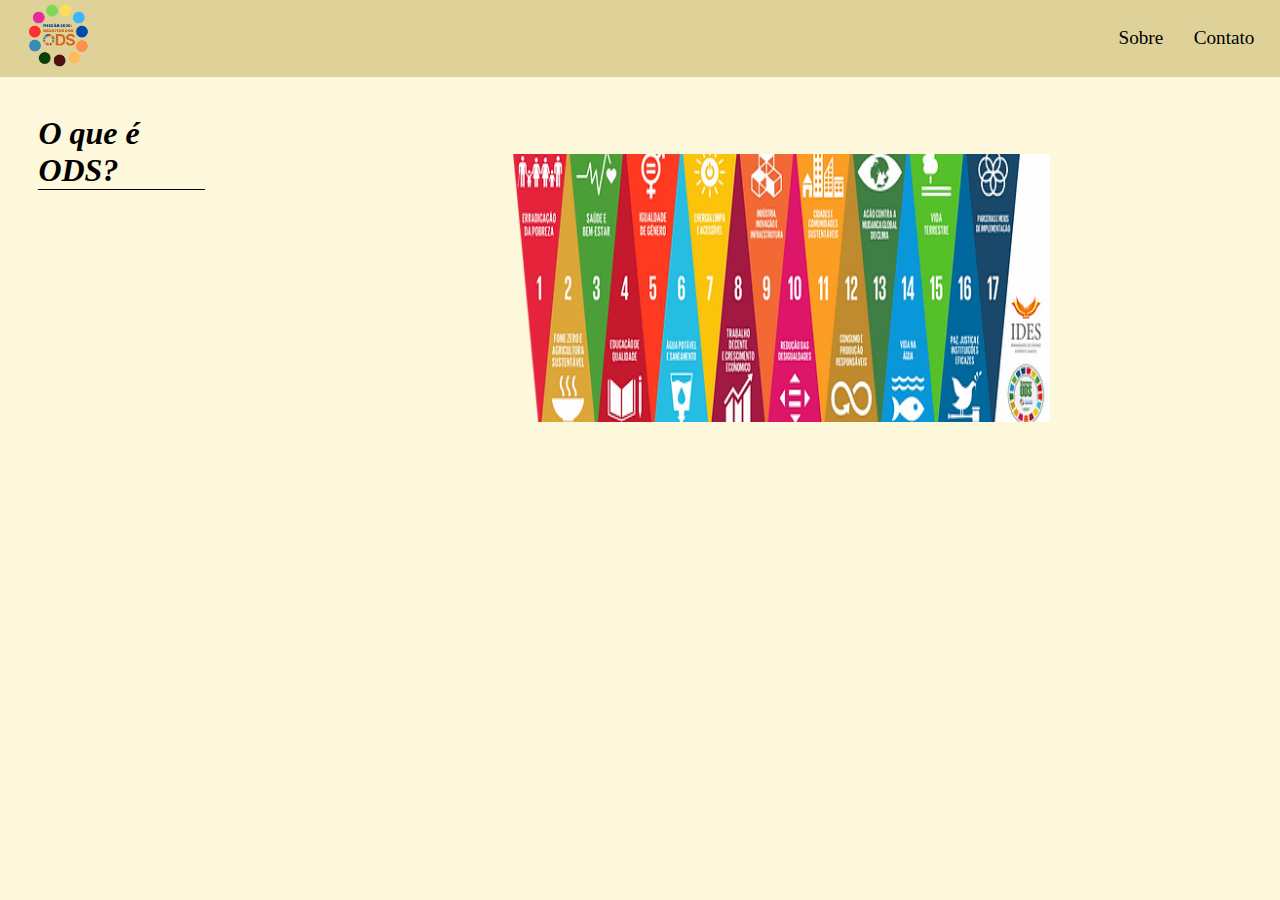
<file: index.html>
<!DOCTYPE html>
<html lang="en">
<head>
    <meta charset="UTF-8">
    <meta http-equiv="X-UA-Compatible" content="IE=edge">
    <meta name="viewport" content="width=device-width, initial-scale=1.0">
    <title>Missão 2030</title>
    <link rel="stylesheet" href="style.css">
    <link rel="stylesheet" href="https://cdnjs.cloudflare.com/ajax/libs/font-awesome/6.4.2/css/all.min.css" 
    integrity="sha512-z3gLpd7yknf1YoNbCzqRKc4qyor8gaKU1qmn+CShxbuBusANI9QpRohGBreCFkKxLhei6S9CQXFEbbKuqLg0DA==" 
    crossorigin="anonymous" referrerpolicy="no-referrer" />
    <link rel="shortcut icon" href="./imgs/logo.png" type="image/x-icon">
</head>
<body>
    <header>
        <a href="index.html"><img id="logo" src="./imgs/logo.png" alt="logo aqui"></a>
        <div class="list">
            <ul>
                <li><a href="sobre.html">Sobre</a></li>
                <li><a href="contato.html">Contato</a></li>
            </ul>
        </div>
    </header>

    <main>
        <section>
            <div id="ods">
                <em><h1>O que é ODS? <i id="magica" class="fa-solid fa-arrow-down"></i></h1></em>
                <div id="informação" style="display: none; margin-top: 1vw;margin-bottom: 1vw;"><p>Os 17 <u><strong>Objetivos de 
                Desenvolvimento Sustentável</u></strong> (ODS) foram estabelecidos pela Organização das Nações Unidas (ONU) em 2015
                e compõem uma agenda mundial para a construção e implementação de políticas públicas que visam guiar a humanidade 
                até 2030.</p><p>Os Objetivos de Desenvolvimento Sustentável (ODS) são metas globais estabelecidas pela ONU na
                Agenda 2030. São 17 objetivos que abordam áreas como erradicação da pobreza, saúde, educação, igualdade de gênero,
                energia limpa, entre outros. O objetivo é promover um desenvolvimento sustentável, ou seja, garantir que as 
                necessidades atuais sejam atendidas sem comprometer as gerações futuras. Cada ODS busca resolver desafios 
                específicos, como acabar com a fome, garantir educação de qualidade, proteger o meio ambiente e promover a 
                igualdade social. Esses objetivos são essenciais para construir um futuro mais justo, seguro e próspero para todos 
                até 2030.<strong><a href="ods.html" style="color: black;">Saiba Mais!!</a></strong></p></div>
            </div>
            <img src="./imgs/Banner ODS.webp" alt="ods image" id="ods-image">
        </section>
    </main>
    
    <script src="./src/inicial.js">
        
    </script>
</body>
</html>
</file>
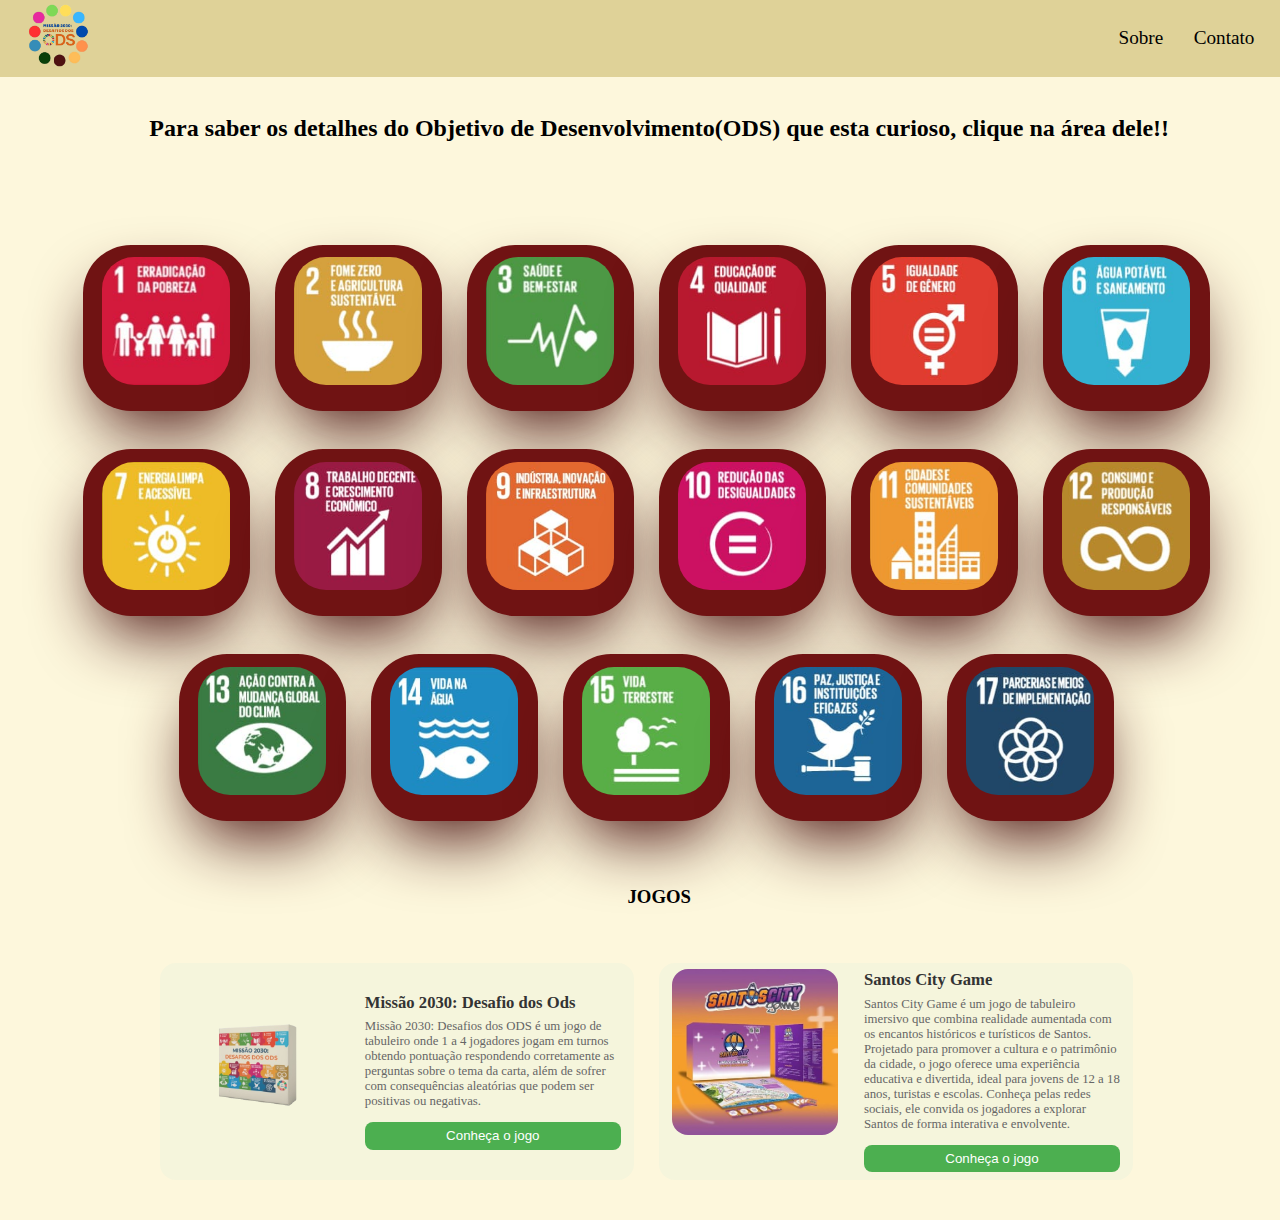
<file: sobre.html>
<!DOCTYPE html>
<html lang="en">
<head>
    <meta charset="UTF-8">
    <meta http-equiv="X-UA-Compatible" content="IE=edge">
    <meta name="viewport" content="width=device-width, initial-scale=1.0">
    <title>Missão 2030</title>
    <link rel="stylesheet" href="style.css">
    <link rel="stylesheet" href="https://cdnjs.cloudflare.com/ajax/libs/font-awesome/6.4.2/css/all.min.css" 
    integrity="sha512-z3gLpd7yknf1YoNbCzqRKc4qyor8gaKU1qmn+CShxbuBusANI9QpRohGBreCFkKxLhei6S9CQXFEbbKuqLg0DA==" 
    crossorigin="anonymous" referrerpolicy="no-referrer" />
    <link rel="shortcut icon" href="./imgs/logo.png" type="image/x-icon">
</head>
<body>
    <header>
        <a href="index.html"><img id="logo" src="./imgs/logo.png" alt="logo aqui"></a>
        <div class="list">
            <ul>
                <li><a href="sobre.html">Sobre</a></li>
                <li><a href="contato.html">Contato</a></li>
            </ul>
        </div>
    </header>

    <main style="display: flex; flex-direction: column; align-items: center;">
        <h2>Para saber os detalhes do Objetivo de Desenvolvimento(ODS) que esta curioso, clique na área dele!!</h2>
        <section id="ods-container"></section>
        <h3 style="margin-top: 2vw;">JOGOS</h3>
        <section id="jogos-container">
          </section>
    </main>
    
    <script src="./src/sobre.js"></script>
</body>
</html>
</file>
<file: style.css>
* {
    padding: 0;
    margin: 0;
    box-sizing: border-box; 
  }

  body{
    background-color: #fdf7dc;
  }
  
  header {
    background-color: #dfd298;
    height: 6vw;
    width: 100vw;
    display: flex;
    justify-content: space-between;
    align-items: center;
  }
  
  #logo {
    margin-left: 2vw;
    width: 5vw;
  }
  
  #ods-container{
    display: flex; 
    flex-wrap: wrap;
    padding: 2.5rem;
    justify-content: center;
    margin-top: 1.5rem;
}

#jogos-container{
  display: flex; 
  flex-wrap: wrap;
  padding: 2.5rem;
  justify-content: center;
  margin-top: 0.5rem;
}


#contato-container{
  display: flex; 
  flex-wrap: wrap;
  padding: 2.5rem;
  justify-content: center;
  margin-top: 0.5rem;
}
.card-top {
  display: flex;
  align-items: center;
  margin-bottom: 20px;
}

.card-top img {
  width: 10vw;
  height: 10vw;
  border-radius: 1rem;
  margin-left: 1vw;
  margin-top: 1vw;
}

.card-top .info {
  display: flex;
  flex-direction: column;
  justify-content: center;
  margin-left: 2vw;
}

.card-top .info span {
  font-size: 1vw;
  margin-bottom: 0.5vw;
}

.card-top button {
  background-color: #F5F5DC;
  height: 3vw;
  width: 7vw;
  padding: 1vw;
  border-radius: 1rem;
  margin-top: 1vw;
}

.card-bottom {
  display: flex;
  justify-content: space-between;
  align-items: center;
  margin-top: 0.5vw;
}

.card-bottom h4 {
  font-size: 1.3vw;
  margin: 0;
}

.card-bottom img {
  width: 10vw;
  height: 10vw;
  margin-left: 1vw;
}

.welcome{
    margin-left: 5vw;
    margin-top: 5vw     ;
}


  .list {
    text-align: right;
    font-size: 1.5vw;
  }
  
  .list ul {
    list-style: none;
    padding: 0;
    margin: 0;
    
  }
  
  .list li {
    display: inline-block;
    margin-right: 2vw;
  }
  
  .list a {
    text-decoration: none;
    color: black;
  }
  #ods {
    border-bottom-color: black;
    border-bottom-style: solid;
    border-bottom-width: 0.05vw;
    width: 13vw;
    display: inline-block;
    vertical-align: top;
    position: absolute; 
}

#ods-image {
    width: 42vw; 
    height: 21vw; 
    margin-left: 37vw;
    margin-top: 3vw; 
    display: inline-block;
}

  #magica{
      cursor: pointer;
  }
  
  main{
      margin-top: 3vw;
      margin-left: 3vw;
  }

  @media only screen and (max-width: 768px) {
    header {
      height: 10vw;
    }
    .list {
      font-size: 2.5vw;
    }
    .list li {
      margin-right: 10px;
    }
  }
  
  /* For screens smaller than 480px (mobiles) */
  @media only screen and (max-width: 480px) {
    header {
      height: 15vw;
    }
    .list {
      font-size: 3.5vw;
    }
    .list li {
      margin-right: 5px;
    }
  }
</file>
